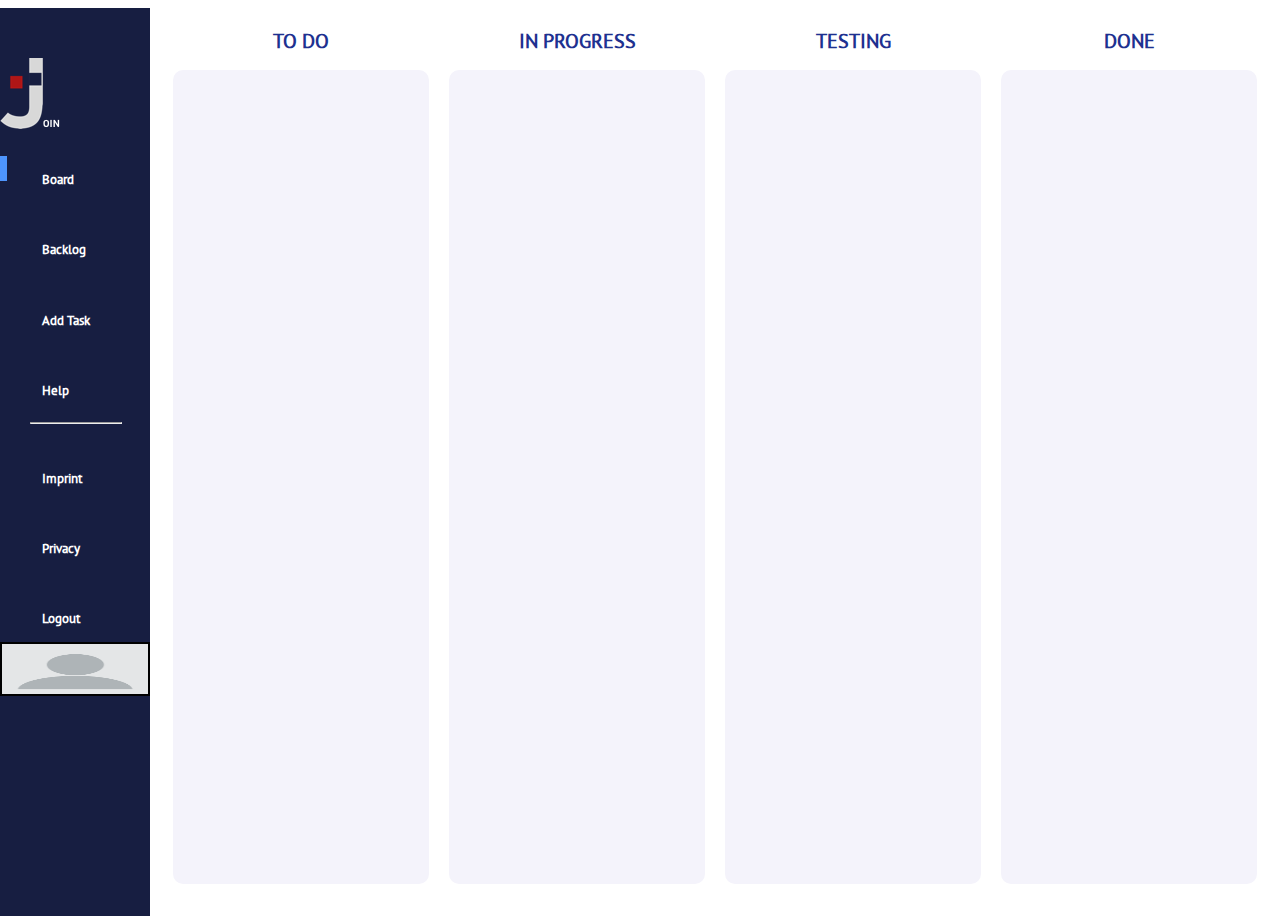
<file: index.html>
<!DOCTYPE html>
<html lang="en">

<head>
    <meta charset="UTF-8">
    <meta http-equiv="X-UA-Compatible" content="IE=edge">
    <meta name="viewport" content="width=device-width, initial-scale=1.0">
    <title>Join - Board</title>

    <script src="scripts/mini_backend.js"></script>
    <script src="scripts/script.js"></script>
    <script src="scripts/board.js"></script>
    <script src="scripts/addTask.js"></script>
    <link rel="stylesheet" href="./styles/style.css">
    <link rel="stylesheet" href="./styles/board.css">
    <link href="https://cdn.jsdelivr.net/npm/bootstrap@5.2.0-beta1/dist/css/bootstrap.min.css" rel="stylesheet"
        integrity="sha384-0evHe/X+R7YkIZDRvuzKMRqM+OrBnVFBL6DOitfPri4tjfHxaWutUpFmBp4vmVor" crossorigin="anonymous">

    <link rel="icon" href="img/logo.ico" type="image/x-icon">
</head>

<body onload="initBoard()">
    <div class="main-container" id="mainContainer">
        <div w3-include-html="./templates/navbar.html"></div>
        <div class="tasks-main-container">
            <div class="tasks-left-container">
                <div class="tasks-container">
                    <div class="tasks-headline-container">
                        TO DO
                    </div>
                    <div class="tasks-list-container" id="todo-list" ondrop="moveTo('todo')"
                        ondragover="allowDrop(event); getId(this)">

                    </div>
                </div>
                <div class="tasks-container">
                    <div class="tasks-headline-container">
                        IN PROGRESS
                    </div>
                    <div class="tasks-list-container" id="in-progress-list" ondrop="moveTo('in-progress')"
                        ondragover="allowDrop(event); getId(this)">

                    </div>
                </div>
            </div>
            <div class="tasks-right-container">
                <div class="tasks-container">
                    <div class="tasks-headline-container">
                        TESTING
                    </div>
                    <div class="tasks-list-container" id="testing-list" ondrop="moveTo('testing')"
                        ondragover="allowDrop(event); getId(this)">
                    </div>
                </div>
                <div class="tasks-container">
                    <div class="tasks-headline-container">
                        DONE
                    </div>
                    <div class="tasks-list-container" id="done-list" ondrop="moveTo('done')"
                        ondragover="allowDrop(event); getId(this)">
                    </div>
                </div>
            </div>
        </div>
        <div id="card-details-container" class="d-none fade-out primary" onclick="closeCardDetails()">
        </div>
    </div>
    <script src="./scripts/includeHTML.js"></script>
</body>

</html>
</file>
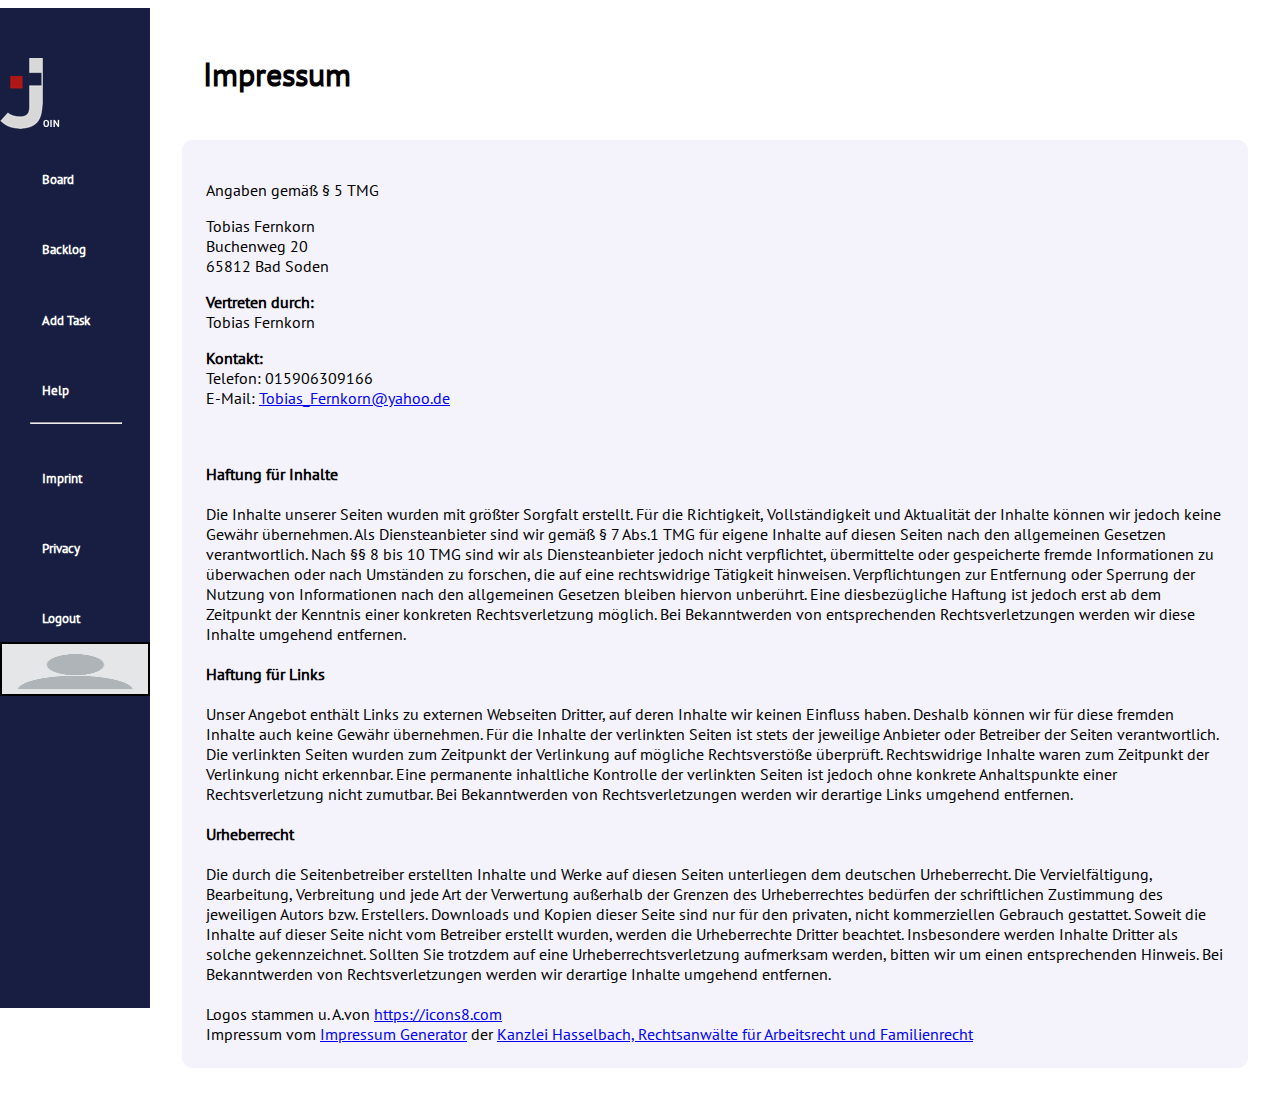
<file: about.html>
<!DOCTYPE html>
<html lang="en">

<head>
    <meta charset="UTF-8">
    <meta http-equiv="X-UA-Compatible" content="IE=edge">
    <meta name="viewport" content="width=device-width, initial-scale=1.0">
    <title>Join - Imprint</title>

    <script src="scripts/script.js"></script>
    <link rel="stylesheet" href="./styles/style.css">
    <link rel="stylesheet" href="./styles/about_help.css">
    <link href="https://cdn.jsdelivr.net/npm/bootstrap@5.2.0-beta1/dist/css/bootstrap.min.css" rel="stylesheet"
        integrity="sha384-0evHe/X+R7YkIZDRvuzKMRqM+OrBnVFBL6DOitfPri4tjfHxaWutUpFmBp4vmVor" crossorigin="anonymous">

    <link rel="icon" href="img/logo.ico" type="image/x-icon">
</head>

<body onload="init()">
    <div class="main-container" id="mainContainer">
        <div w3-include-html="./templates/navbar.html"></div>
        <div class="about-help-container">
            <div class="headline-container">
                <h1>Impressum</h1>
            </div>
            <div class='impressum'>
                <p>Angaben gemäß § 5 TMG</p>
                <p>Tobias Fernkorn <br>
                    Buchenweg 20<br>
                    65812 Bad Soden <br>
                </p>
                <p> <strong>Vertreten durch: </strong><br>
                    Tobias Fernkorn<br>
                    
                </p>
                <p><strong>Kontakt:</strong> <br>
                    Telefon: 015906309166<br>
                    E-Mail: <a href='mailto:Tobias_Fernkorn@yahoo.de'>Tobias_Fernkorn@yahoo.de</a></br></p>
                </p>
                <br><br><strong>Haftung für Inhalte</strong><br><br>
                Die Inhalte unserer Seiten wurden mit größter Sorgfalt erstellt. Für die Richtigkeit,
                Vollständigkeit und Aktualität der Inhalte können wir jedoch keine Gewähr übernehmen. Als
                Diensteanbieter sind wir gemäß § 7 Abs.1 TMG für eigene Inhalte auf diesen Seiten nach den
                allgemeinen Gesetzen verantwortlich. Nach §§ 8 bis 10 TMG sind wir als Diensteanbieter jedoch nicht
                verpflichtet, übermittelte oder gespeicherte fremde Informationen zu überwachen oder nach Umständen
                zu forschen, die auf eine rechtswidrige Tätigkeit hinweisen. Verpflichtungen zur Entfernung oder
                Sperrung der Nutzung von Informationen nach den allgemeinen Gesetzen bleiben hiervon unberührt. Eine
                diesbezügliche Haftung ist jedoch erst ab dem Zeitpunkt der Kenntnis einer konkreten
                Rechtsverletzung möglich. Bei Bekanntwerden von entsprechenden Rechtsverletzungen werden wir diese
                Inhalte umgehend entfernen.<br><br><strong>Haftung für Links</strong><br><br>
                Unser Angebot enthält Links zu externen Webseiten Dritter, auf deren Inhalte wir keinen Einfluss
                haben. Deshalb können wir für diese fremden Inhalte auch keine Gewähr übernehmen. Für die Inhalte
                der verlinkten Seiten ist stets der jeweilige Anbieter oder Betreiber der Seiten verantwortlich. Die
                verlinkten Seiten wurden zum Zeitpunkt der Verlinkung auf mögliche Rechtsverstöße überprüft.
                Rechtswidrige Inhalte waren zum Zeitpunkt der Verlinkung nicht erkennbar. Eine permanente
                inhaltliche Kontrolle der verlinkten Seiten ist jedoch ohne konkrete Anhaltspunkte einer
                Rechtsverletzung nicht zumutbar. Bei Bekanntwerden von Rechtsverletzungen werden wir derartige Links
                umgehend entfernen.<br><br><strong>Urheberrecht</strong><br><br>
                Die durch die Seitenbetreiber erstellten Inhalte und Werke auf diesen Seiten unterliegen dem
                deutschen Urheberrecht. Die Vervielfältigung, Bearbeitung, Verbreitung und jede Art der Verwertung
                außerhalb der Grenzen des Urheberrechtes bedürfen der schriftlichen Zustimmung des jeweiligen Autors
                bzw. Erstellers. Downloads und Kopien dieser Seite sind nur für den privaten, nicht kommerziellen
                Gebrauch gestattet. Soweit die Inhalte auf dieser Seite nicht vom Betreiber erstellt wurden, werden
                die Urheberrechte Dritter beachtet. Insbesondere werden Inhalte Dritter als solche gekennzeichnet.
                Sollten Sie trotzdem auf eine Urheberrechtsverletzung aufmerksam werden, bitten wir um einen
                entsprechenden Hinweis. Bei Bekanntwerden von Rechtsverletzungen werden wir derartige Inhalte
                umgehend entfernen.<br><br>
                Logos stammen u. A.von <a href="https://icons8.com">https://icons8.com</a> <br>
                Impressum vom <a href="https://www.impressum-generator.de">Impressum Generator</a> der <a
                    href="https://www.kanzlei-hasselbach.de/">Kanzlei Hasselbach, Rechtsanwälte für Arbeitsrecht und
                    Familienrecht</a>
            </div>
        </div>
        <script src="./scripts/includeHTML.js"></script>
</body>

</html>
</file>
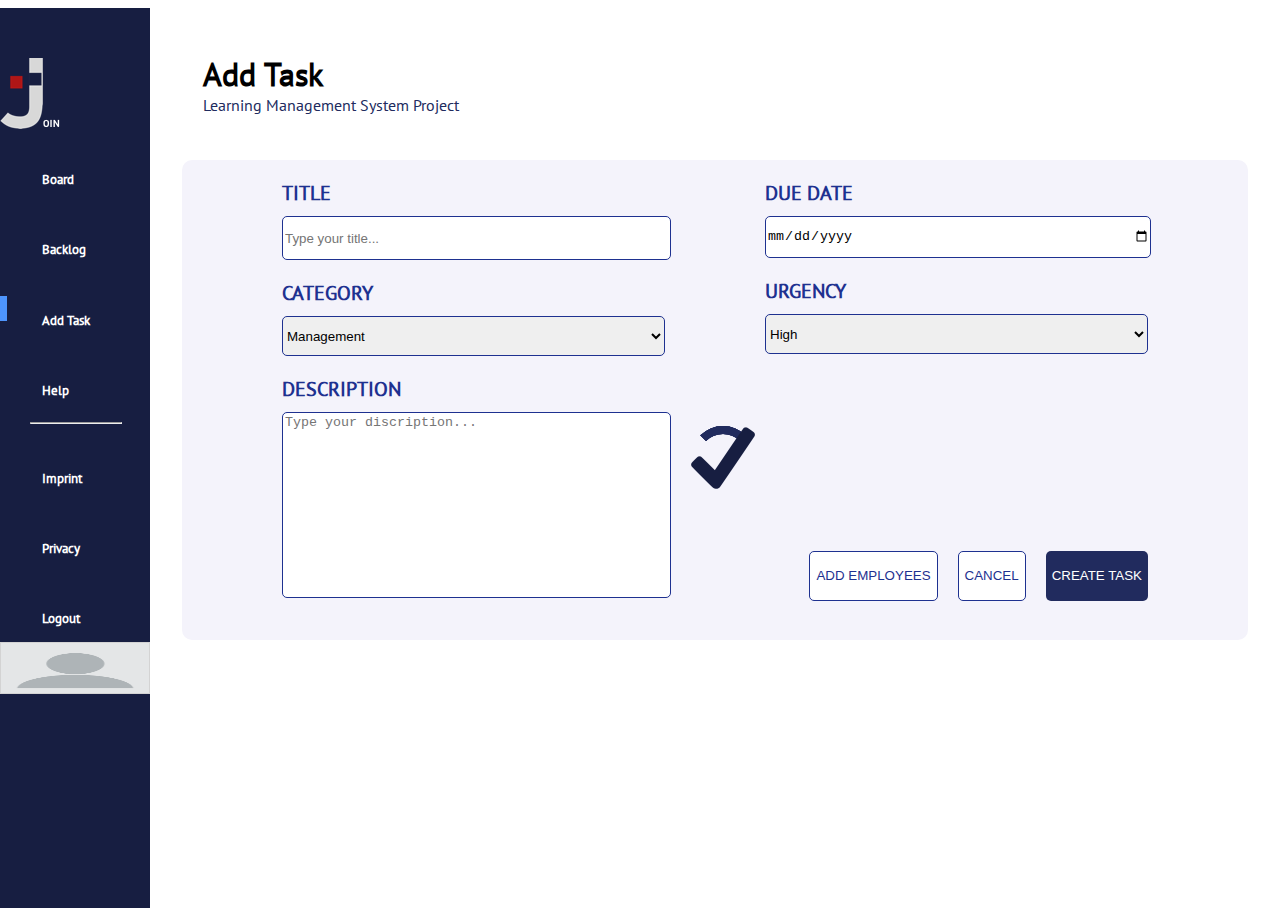
<file: addTask.html>
<!DOCTYPE html>
<html lang="en">

<head>
    <meta charset="UTF-8">
    <meta http-equiv="X-UA-Compatible" content="IE=edge">
    <meta name="viewport" content="width=device-width, initial-scale=1.0">
    <title>Join - Add Task</title>

    <script src="scripts/mini_backend.js"></script>
    <script src="scripts/script.js"></script>
    <script src="scripts/addTask.js"></script>
    <script src="scripts/board.js"></script>
    <link rel="stylesheet" href="./styles/style.css">
    <link rel="stylesheet" href="./styles/addTask.css">
    <link rel="stylesheet" href="./styles/backlog.css">
    <link href="https://cdn.jsdelivr.net/npm/bootstrap@5.2.0-beta1/dist/css/bootstrap.min.css" rel="stylesheet"
        integrity="sha384-0evHe/X+R7YkIZDRvuzKMRqM+OrBnVFBL6DOitfPri4tjfHxaWutUpFmBp4vmVor" crossorigin="anonymous">

    <link rel="icon" href="img/logo.ico" type="image/x-icon">
</head>

<body onload="initNewTask()">
    <div class="main-container" id="mainContainer">
        <div w3-include-html="./templates/navbar.html"></div>
        <div class="backlog-container">
            <div class="headline-container">
                <h1>Add Task</h1>
                <span class="join-phrase">Learning Management System Project</span>
            </div>
            <form class="add-task-main-container" onsubmit="event.preventDefault(), createNewTask()">
                <div class="add-task-container-bg">
                    <div class="add-task-container-left">
                        <div class="input-field-headline width-responsive">TITLE</div>
                        <div class="width-responsive"><input id="input-field-title" class="input-fields"
                                placeholder="Type your title..." type="text" required></div>
                        <div class="input-field-headline width-responsive">CATEGORY</div>
                        <div class="width-responsive">
                            <select class="input-fields" id="input-field-category">
                                <option>Management</option>
                                <option>Software Development</option>
                                <option>UX/UI Desing</option>
                                <option>Human Resources</option>
                            </select>
                        </div>
                        <div class="input-field-headline width-responsive">DESCRIPTION</div>
                        <div class="width-responsive">
                            <textarea id="input-field-description" required class="input-field-discription"
                                placeholder="Type your discription..."></textarea>
                        </div>
                    </div>
                    <div class="add-task-container-right">
                        <div class="input-field-headline width-responsive">DUE DATE</div>
                        <div class="width-responsive"><input id="input-field-date" class="input-fields" required
                                type="date">
                        </div>
                        <div class="input-field-headline width-responsive">URGENCY</div>
                        <div class="width-responsive">
                            <select class="input-fields" id="input-field-urgency">
                                <option>High</option>
                                <option>Intermediate</option>
                                <option>Low</option>
                            </select>
                        </div>
                        <div id="user-icon"></div>
                        <div class="buttons width-responsive">
                            <button onclick="openUsersCard()" class="button-add" id="add-user-button" type="button">ADD EMPLOYEES</button>
                            <button onclick="clearInputFields()" class="button-cancel" type="reset">CANCEL</button>
                            <button class="button-create-task" id="create-task" type="submit">CREATE TASK</button>
                        </div>
                    </div>
                </div>
            </form>
        </div>
        <div id="card-details-container" class="secondary fade-out d-none" onclick="closeCardDetails()"></div>
        <div class="d-none" id="loading-container">
          <div class="lds-ring" id="loading-ring"><div></div><div></div><div></div><div></div></div>
          <img src="img/checkmark-64.png" alt="" class="tick d-none" id="tick">
        </div>
    </div>
    <script src="./scripts/includeHTML.js"></script>
</body>

</html>
</file>
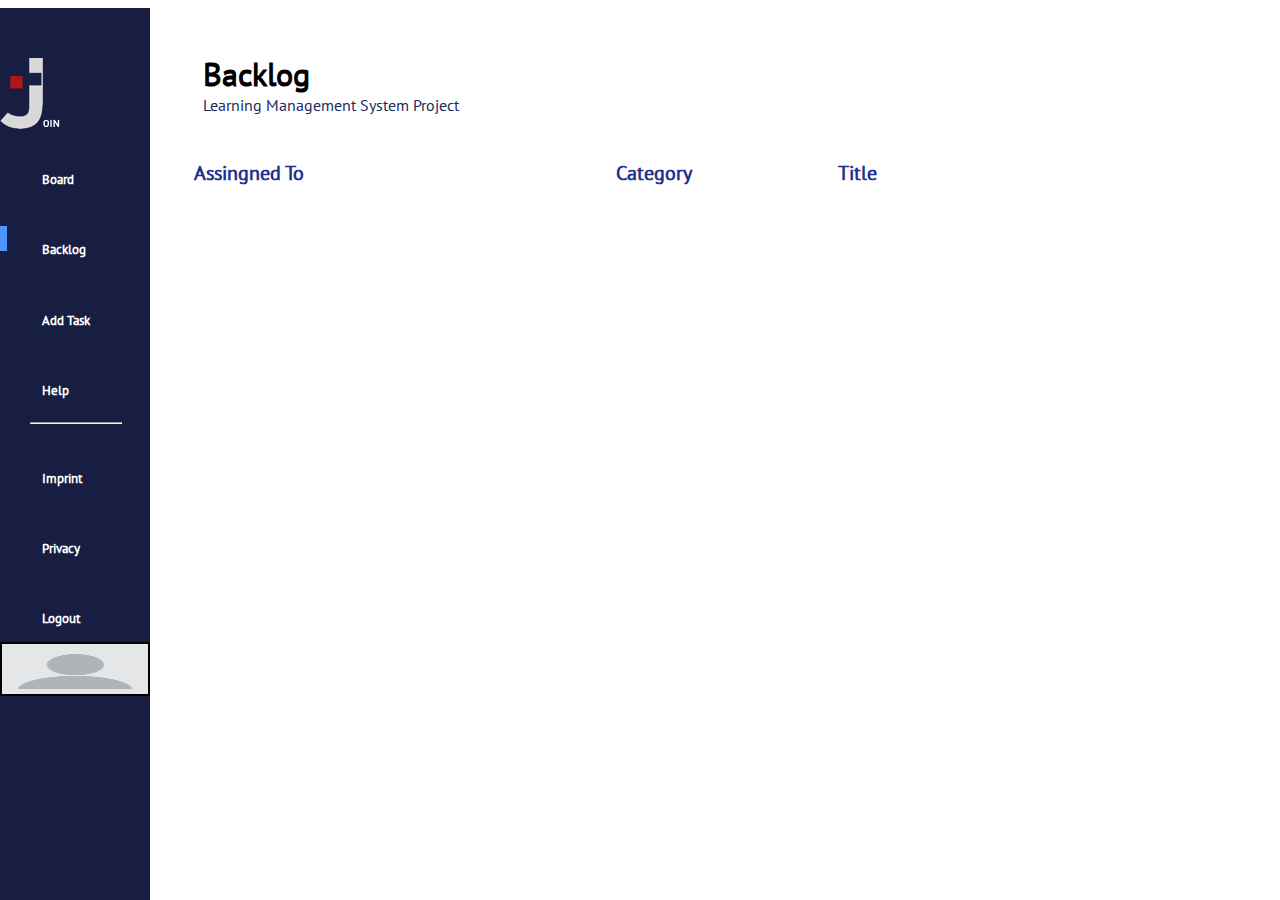
<file: backlog.html>
<!DOCTYPE html>
<html lang="en">

<head>
    <meta charset="UTF-8">
    <meta http-equiv="X-UA-Compatible" content="IE=edge">
    <meta name="viewport" content="width=device-width, initial-scale=1.0">
    <title>Join - Backlog</title>

    <script src="scripts/mini_backend.js"></script>
    <script src="scripts/script.js"></script>
    <script src="scripts/board.js"></script>
    <script src="scripts/backlog.js"></script>
    <link rel="stylesheet" href="./styles/style.css">
    <link rel="stylesheet" href="./styles/backlog.css">
    <link href="https://cdn.jsdelivr.net/npm/bootstrap@5.2.0-beta1/dist/css/bootstrap.min.css" rel="stylesheet"
        integrity="sha384-0evHe/X+R7YkIZDRvuzKMRqM+OrBnVFBL6DOitfPri4tjfHxaWutUpFmBp4vmVor" crossorigin="anonymous">

    <link rel="icon" href="img/logo.ico" type="image/x-icon">
</head>

<body onload="initBacklog()">
    <div class="main-container" id="mainContainer">
        <div w3-include-html="./templates/navbar.html"></div>
        <div class="backlog-container">
            <div class="headline-container">
                <h1>Backlog</h1>
                <span class="join-phrase">Learning Management System Project</span>
            </div>
            <div class="backlog-content-container">
                <div class="backlog-head">
                    <div>Assingned To</div>
                    <div>Category</div>
                    <div>Title</div>
                </div>
                <div id="backlog-cards">
                </div>
                <div id="card-details-container" class="d-none fade-out" onclick="closeCardDetails()">
                </div>
            </div>
        </div>
    </div>
    <script src="./scripts/includeHTML.js"></script>
</body>

</html>
</file>
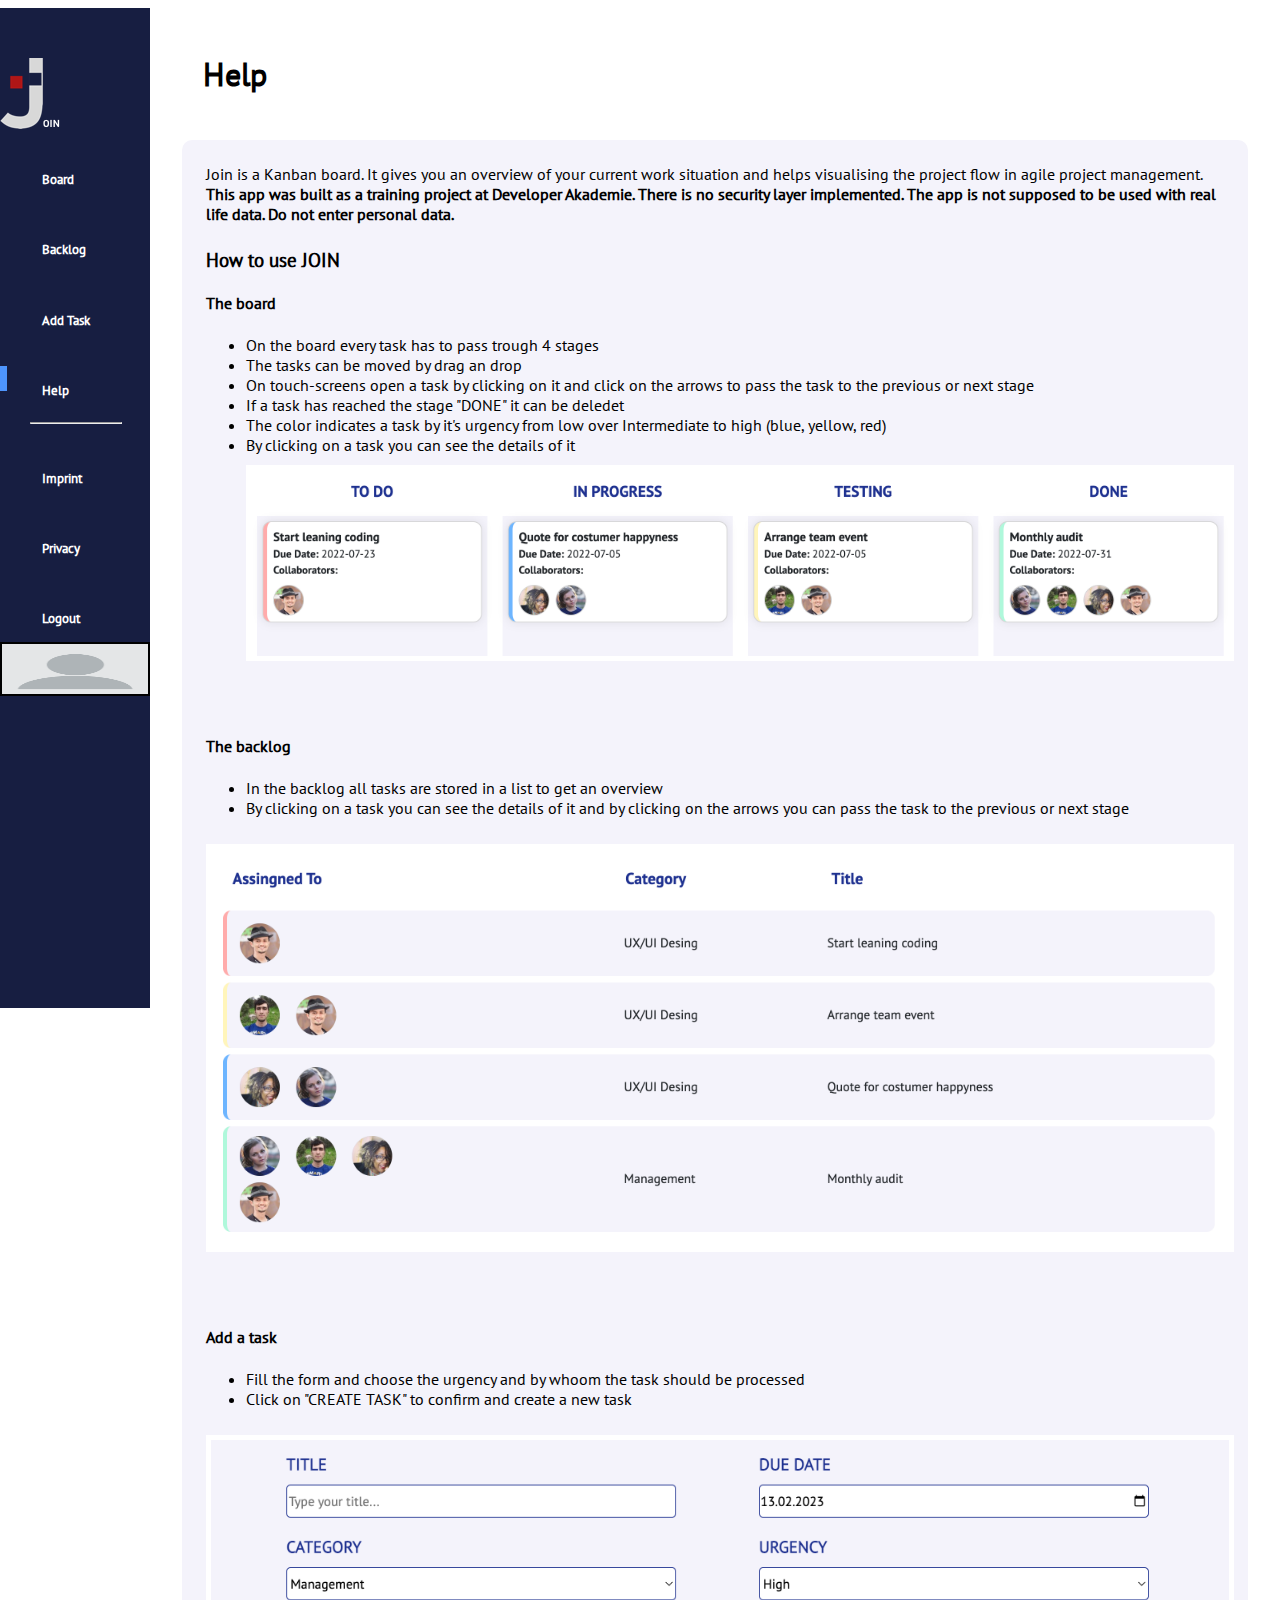
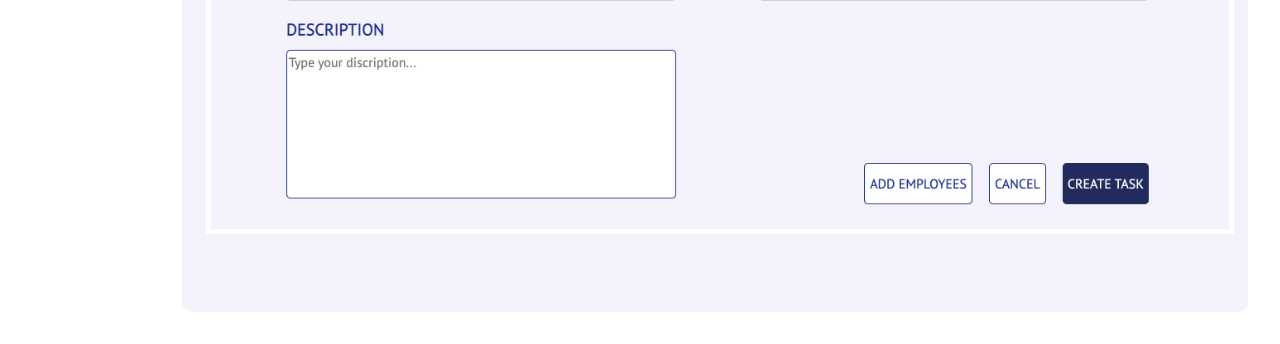
<file: help.html>
<!DOCTYPE html>
<html lang="en">

<head>
    <meta charset="UTF-8">
    <meta http-equiv="X-UA-Compatible" content="IE=edge">
    <meta name="viewport" content="width=device-width, initial-scale=1.0">
    <title>Join - Help</title>
    <script src="scripts/mini_backend.js"></script>
    <script src="scripts/script.js"></script>
    <link rel="stylesheet" href="./styles/style.css">
    <link rel="stylesheet" href="./styles/about_help.css">
    <link href="https://cdn.jsdelivr.net/npm/bootstrap@5.2.0-beta1/dist/css/bootstrap.min.css" rel="stylesheet"
        integrity="sha384-0evHe/X+R7YkIZDRvuzKMRqM+OrBnVFBL6DOitfPri4tjfHxaWutUpFmBp4vmVor" crossorigin="anonymous">

    <link rel="icon" href="img/logo.ico" type="image/x-icon">

</head>

<body onload="init()">
    <div class="main-container" id="mainContainer">
        <div w3-include-html="./templates/navbar.html"></div>
        <div class="about-help-container">
            <div class="headline-container">
                <h1>Help</h1>
            </div>
            <div class='impressum'>
                <div class="note">
                    <span>Join is a Kanban board. It gives you an overview of your current work situation and helps
                        visualising the project flow in agile project management.</span> <br>
                    <span><strong>This app was built as a training project at Developer Akademie. There is no security
                            layer
                            implemented. The app is not supposed to be used with real life data. Do not enter personal
                            data.</strong>
                    </span>
                </div>
                <h3>How to use JOIN</h3>
                <h4>The board</h4>
                <ul>
                    <li>On the board every task has to pass trough 4 stages</li>
                    <li>The tasks can be moved by drag an drop</li>
                    <li>On touch-screens open a task by clicking on it and click on the arrows to pass the task to the
                        previous or next stage</li>
                    <li>If a task has reached the stage "DONE" it can be deledet</li>
                    <li>The color indicates a task by it's urgency from low over Intermediate to high (blue, yellow,
                        red)</li>
                    <li>By clicking on a task you can see the details of it</li>
                    <img src="img/htu_board.png" alt="" class="help-img">
                </ul>
                <h4>The backlog</h4>
                <ul>
                    <li>In the backlog all tasks are stored in a list to get an overview</li>
                    <li>By clicking on a task you can see the details of it and by clicking on the arrows you can pass
                        the task to the previous or next stage</li>
                </ul>
                <img src="img/htu_backlog.png" alt="" class="help-img">
                <h4>Add a task</h4>
                <ul>
                    <li>Fill the form and choose the urgency and by whoom the task should be processed</li>
                    <li>Click on "CREATE TASK" to confirm and create a new task</li>
                </ul>
                <img src="img/htu_addtask.png" alt="" class="help-img">
            </div>
        </div>
        <script src="./scripts/includeHTML.js"></script>

</body>

</html>
</file>
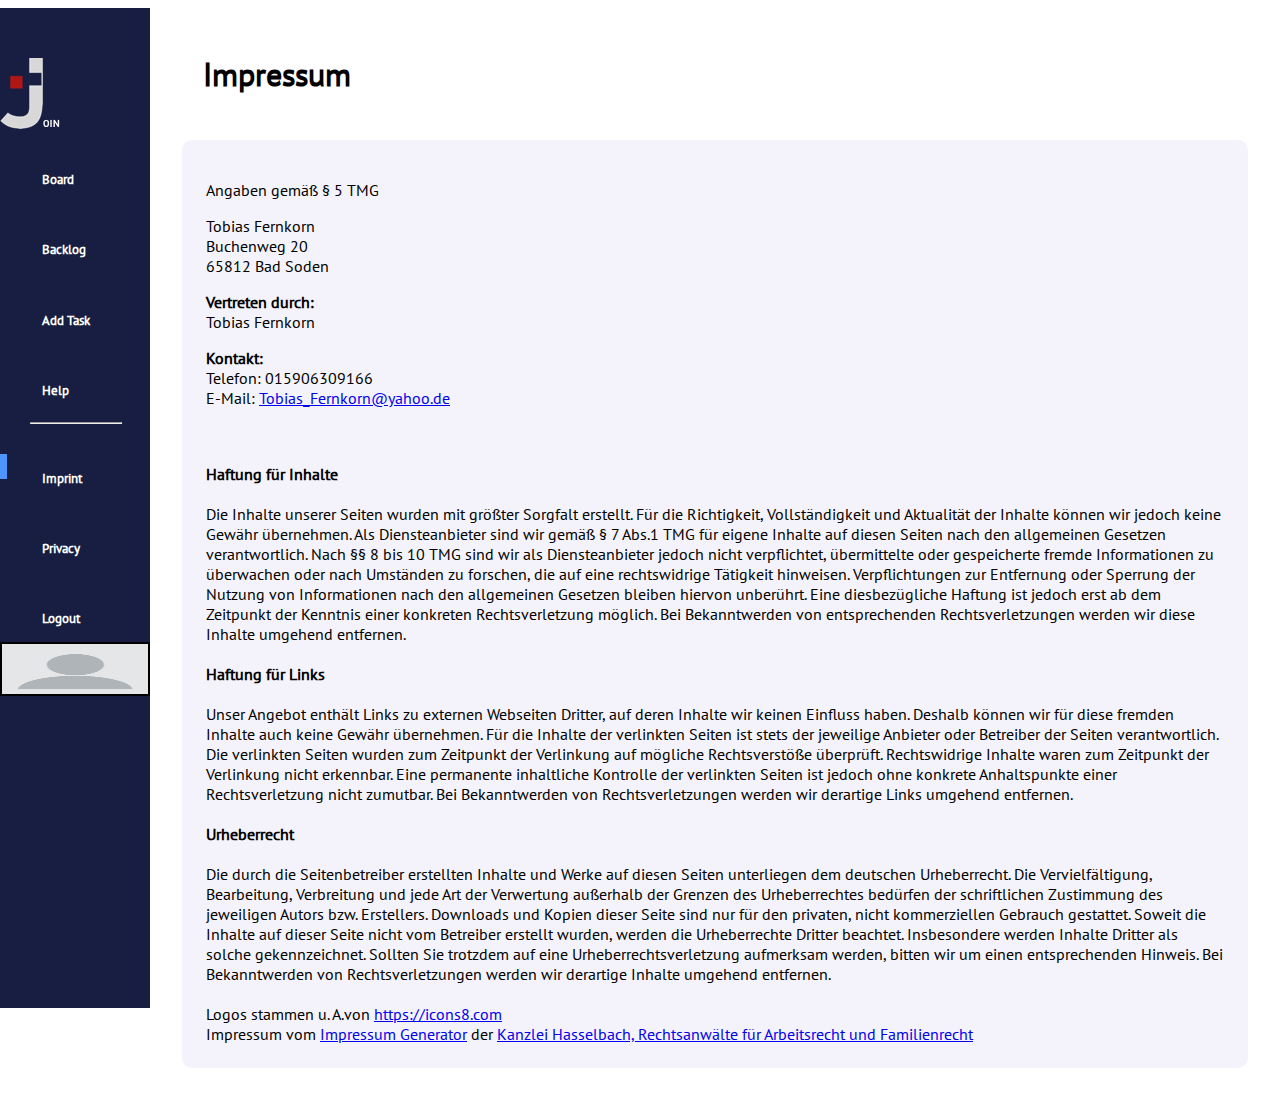
<file: imprint.html>
<!DOCTYPE html>
<html lang="en">

<head>
    <meta charset="UTF-8">
    <meta http-equiv="X-UA-Compatible" content="IE=edge">
    <meta name="viewport" content="width=device-width, initial-scale=1.0">
    <title>Join - Imprint</title>
    <script src="scripts/mini_backend.js"></script>
    <script src="scripts/script.js"></script>
    <link rel="stylesheet" href="./styles/style.css">
    <link rel="stylesheet" href="./styles/about_help.css">
    <link href="https://cdn.jsdelivr.net/npm/bootstrap@5.2.0-beta1/dist/css/bootstrap.min.css" rel="stylesheet"
        integrity="sha384-0evHe/X+R7YkIZDRvuzKMRqM+OrBnVFBL6DOitfPri4tjfHxaWutUpFmBp4vmVor" crossorigin="anonymous">

    <link rel="icon" href="img/logo.ico" type="image/x-icon">
</head>

<body onload="init()">
    <div class="main-container" id="mainContainer">
        <div w3-include-html="./templates/navbar.html"></div>
        <div class="about-help-container">
            <div class="headline-container">
                <h1>Impressum</h1>
            </div>
            <div class='impressum'>
                <p>Angaben gemäß § 5 TMG</p>
                <p>Tobias Fernkorn <br>
                    Buchenweg 20<br>
                    65812 Bad Soden <br>
                </p>
                <p> <strong>Vertreten durch: </strong><br>
                    Tobias Fernkorn<br>
                    
                </p>
                <p><strong>Kontakt:</strong> <br>
                    Telefon: 015906309166<br>
                    E-Mail: <a href='mailto:Tobias_Fernkorn@yahoo.de'>Tobias_Fernkorn@yahoo.de</a></br></p>
                </p>
                <br><br><strong>Haftung für Inhalte</strong><br><br>
                Die Inhalte unserer Seiten wurden mit größter Sorgfalt erstellt. Für die Richtigkeit,
                Vollständigkeit und Aktualität der Inhalte können wir jedoch keine Gewähr übernehmen. Als
                Diensteanbieter sind wir gemäß § 7 Abs.1 TMG für eigene Inhalte auf diesen Seiten nach den
                allgemeinen Gesetzen verantwortlich. Nach §§ 8 bis 10 TMG sind wir als Diensteanbieter jedoch nicht
                verpflichtet, übermittelte oder gespeicherte fremde Informationen zu überwachen oder nach Umständen
                zu forschen, die auf eine rechtswidrige Tätigkeit hinweisen. Verpflichtungen zur Entfernung oder
                Sperrung der Nutzung von Informationen nach den allgemeinen Gesetzen bleiben hiervon unberührt. Eine
                diesbezügliche Haftung ist jedoch erst ab dem Zeitpunkt der Kenntnis einer konkreten
                Rechtsverletzung möglich. Bei Bekanntwerden von entsprechenden Rechtsverletzungen werden wir diese
                Inhalte umgehend entfernen.<br><br><strong>Haftung für Links</strong><br><br>
                Unser Angebot enthält Links zu externen Webseiten Dritter, auf deren Inhalte wir keinen Einfluss
                haben. Deshalb können wir für diese fremden Inhalte auch keine Gewähr übernehmen. Für die Inhalte
                der verlinkten Seiten ist stets der jeweilige Anbieter oder Betreiber der Seiten verantwortlich. Die
                verlinkten Seiten wurden zum Zeitpunkt der Verlinkung auf mögliche Rechtsverstöße überprüft.
                Rechtswidrige Inhalte waren zum Zeitpunkt der Verlinkung nicht erkennbar. Eine permanente
                inhaltliche Kontrolle der verlinkten Seiten ist jedoch ohne konkrete Anhaltspunkte einer
                Rechtsverletzung nicht zumutbar. Bei Bekanntwerden von Rechtsverletzungen werden wir derartige Links
                umgehend entfernen.<br><br><strong>Urheberrecht</strong><br><br>
                Die durch die Seitenbetreiber erstellten Inhalte und Werke auf diesen Seiten unterliegen dem
                deutschen Urheberrecht. Die Vervielfältigung, Bearbeitung, Verbreitung und jede Art der Verwertung
                außerhalb der Grenzen des Urheberrechtes bedürfen der schriftlichen Zustimmung des jeweiligen Autors
                bzw. Erstellers. Downloads und Kopien dieser Seite sind nur für den privaten, nicht kommerziellen
                Gebrauch gestattet. Soweit die Inhalte auf dieser Seite nicht vom Betreiber erstellt wurden, werden
                die Urheberrechte Dritter beachtet. Insbesondere werden Inhalte Dritter als solche gekennzeichnet.
                Sollten Sie trotzdem auf eine Urheberrechtsverletzung aufmerksam werden, bitten wir um einen
                entsprechenden Hinweis. Bei Bekanntwerden von Rechtsverletzungen werden wir derartige Inhalte
                umgehend entfernen.<br><br>
                Logos stammen u. A.von <a href="https://icons8.com">https://icons8.com</a> <br>
                Impressum vom <a href="https://www.impressum-generator.de">Impressum Generator</a> der <a
                    href="https://www.kanzlei-hasselbach.de/">Kanzlei Hasselbach, Rechtsanwälte für Arbeitsrecht und
                    Familienrecht</a>
            </div>
        </div>
        <script src="./scripts/includeHTML.js"></script>
</body>

</html>
</file>
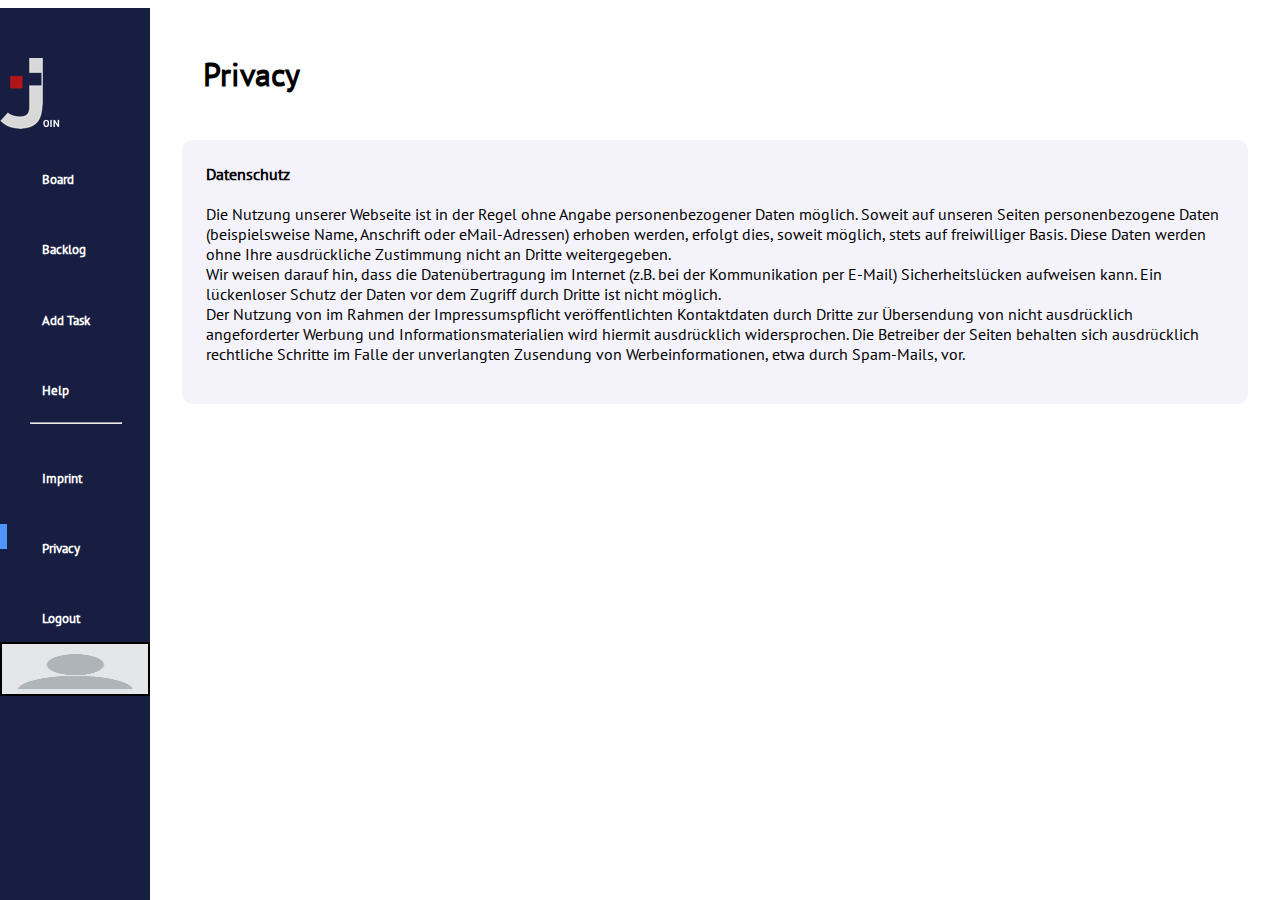
<file: privacy.html>
<!DOCTYPE html>
<html lang="en">

<head>
    <meta charset="UTF-8">
    <meta http-equiv="X-UA-Compatible" content="IE=edge">
    <meta name="viewport" content="width=device-width, initial-scale=1.0">
    <title>Join - Privacy</title>
    <script src="scripts/mini_backend.js"></script>
    <script src="scripts/script.js"></script>
    <link rel="stylesheet" href="./styles/style.css">
    <link rel="stylesheet" href="./styles/about_help.css">
    <link href="https://cdn.jsdelivr.net/npm/bootstrap@5.2.0-beta1/dist/css/bootstrap.min.css" rel="stylesheet"
        integrity="sha384-0evHe/X+R7YkIZDRvuzKMRqM+OrBnVFBL6DOitfPri4tjfHxaWutUpFmBp4vmVor" crossorigin="anonymous">

    <link rel="icon" href="img/logo.ico" type="image/x-icon">
</head>

<body onload="init()">
    <div class="main-container" id="mainContainer">
        <div w3-include-html="./templates/navbar.html"></div>
        <div class="about-help-container">
            <div class="headline-container">
                <h1>Privacy</h1>
            </div>
            <div class='impressum'>
                
                <strong>Datenschutz</strong><br><br>
                Die Nutzung unserer Webseite ist in der Regel ohne Angabe personenbezogener Daten möglich. Soweit
                auf unseren Seiten personenbezogene Daten (beispielsweise Name, Anschrift oder eMail-Adressen)
                erhoben werden, erfolgt dies, soweit möglich, stets auf freiwilliger Basis. Diese Daten werden ohne
                Ihre ausdrückliche Zustimmung nicht an Dritte weitergegeben. <br>
                Wir weisen darauf hin, dass die Datenübertragung im Internet (z.B. bei der Kommunikation per E-Mail)
                Sicherheitslücken aufweisen kann. Ein lückenloser Schutz der Daten vor dem Zugriff durch Dritte ist
                nicht möglich. <br>
                Der Nutzung von im Rahmen der Impressumspflicht veröffentlichten Kontaktdaten durch Dritte zur
                Übersendung von nicht ausdrücklich angeforderter Werbung und Informationsmaterialien wird hiermit
                ausdrücklich widersprochen. Die Betreiber der Seiten behalten sich ausdrücklich rechtliche Schritte
                im Falle der unverlangten Zusendung von Werbeinformationen, etwa durch Spam-Mails, vor.<br>
                </p>
            </div>
        </div>
        <script src="./scripts/includeHTML.js"></script>
</body>

</html>
</file>
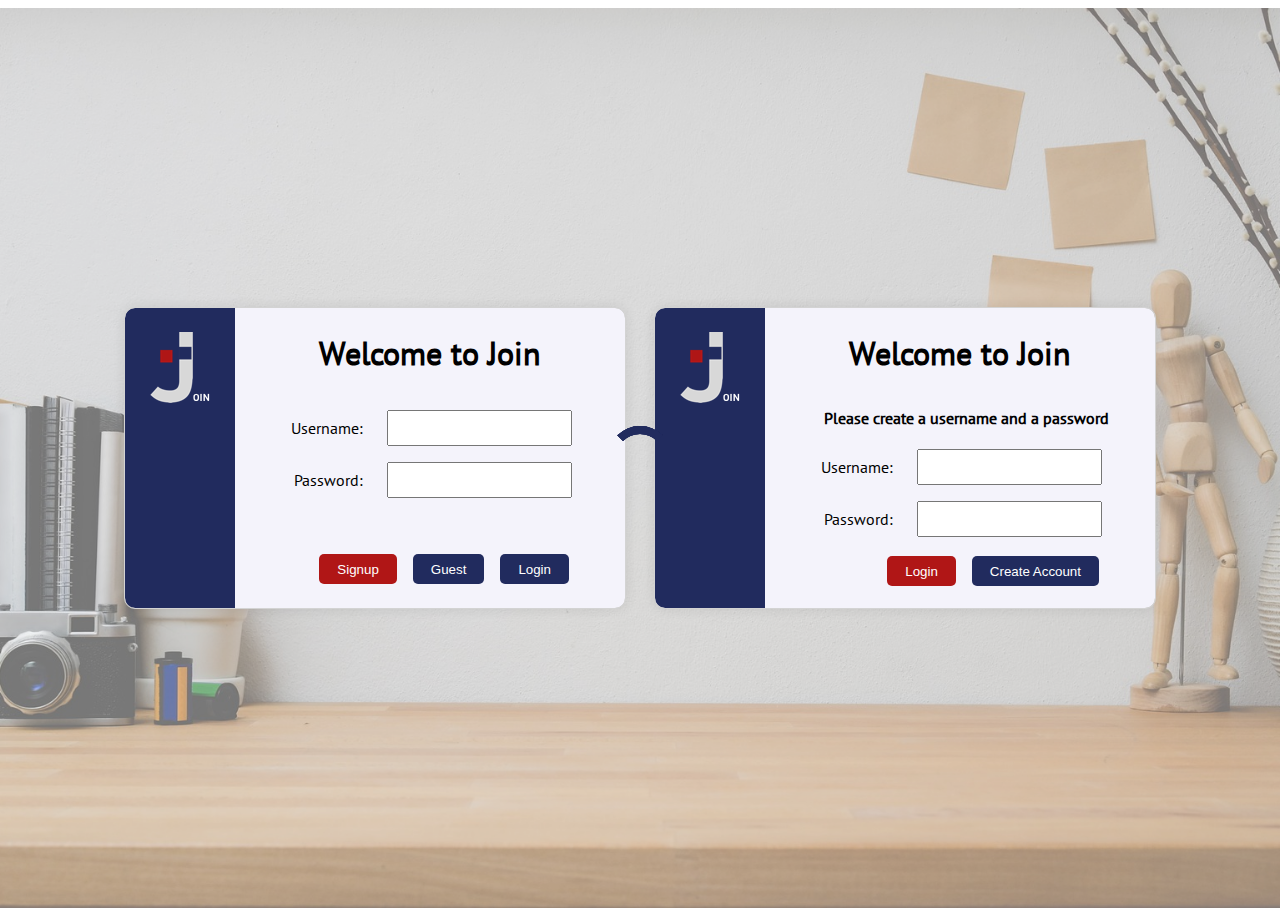
<file: welcome.html>
<!DOCTYPE html>
<html lang="en">

<head>
    <meta charset="UTF-8">
    <meta http-equiv="X-UA-Compatible" content="IE=edge">
    <meta name="viewport" content="width=device-width, initial-scale=1.0">
    <title>Welcome to Join</title>
    <script src="scripts/mini_backend.js"></script>
    <script src="scripts/script.js"></script>
    <script src="scripts/welcome.js"></script>
    <script src="scripts/addTask.js"></script>
    <link rel="stylesheet" href="./styles/style.css">
    <link rel="stylesheet" href="./styles/welcome.css">
    <link href="https://cdn.jsdelivr.net/npm/bootstrap@5.2.0-beta1/dist/css/bootstrap.min.css" rel="stylesheet"
        integrity="sha384-0evHe/X+R7YkIZDRvuzKMRqM+OrBnVFBL6DOitfPri4tjfHxaWutUpFmBp4vmVor" crossorigin="anonymous">

    <link rel="icon" href="img/logo.ico" type="image/x-icon">
</head>

<body onload="initWelcome()">
    <img src="img/background.jpg" alt="" class="background-image">
    <div class="welcome-card" id="login-card">
        <div class="welcome-card-left-container">
            <img src="img/joinlogo.png" alt="">
        </div>
        <div class="welcome-card-right-container">
            <h1>Welcome to Join</h1>
            <div class="user-container">
                <div class="width75">Username:</div>
                <input type="text" id="user-name">
            </div>
            <div class="password-container">
                <div class="width75">Password:</div>
                <input type="password" id="user-password" onkeyup="enter('user-password')">
            </div>
            <span id="wrong-login-data-container" class="opacity-zero">insert wrong username or password</span>
            <div class="button-container">
                <button type="button" onclick="toggleLogin()" class="method-toggle">Signup</button>
                <button type="button" onclick="checkIfLoginDataValid(true, true)" class="guest">Guest</button>
                <button type="button" onclick="login()" id="login">Login</button>
            </div>
        </div>
    </div>
    <div class="welcome-card d-none" id="signup-card">
        <div class="welcome-card-left-container">
            <img src="img/joinlogo.png" alt="">
        </div>
        <div class="welcome-card-right-container">
            <h1>Welcome to Join</h1>
            <h2>Please create a username and a password</h2>
            <div class="user-container">
                <div class="width75">Username:</div>
                <input type="text" id="new-user-name">
            </div>
            <div class="password-container">
                <div class="width75">Password:</div>
                <input type="password" id="new-user-password" onkeyup="enter('new-user-password')">
            </div>
            <span id="wrong-data-container"></span>
            <div class="button-container">
                <button type="button" onclick="toggleLogin()" class="method-toggle">Login</button>
                <button type="button" onclick="createNewAccount()" id="login">Create Account</button>
            </div>
        </div>
    </div>
    <div class="d-none" id="loading-container">
        <div class="lds-ring"><div></div><div></div><div></div><div></div></div>  
      </div>
</body>

</html>
</file>
<file: styles/style.css>
body {
    font-family: PT Sans, sans-serif !important;
}

.fade-out {
    opacity: 0 !important;
    transition: opacity 0.5s ease-in-out !important;
}

.urgent {
    border-left: 5px solid #FFABAB !important;
}

.medium {
    border-left: 5px solid #FFF5BA !important;
}

.low {
    border-left: 5px solid #6EB5FF !important;
}

.done {
    border-left: 5px solid #AFF8DB !important;
}

.main-container {
    display: flex;
}

.navbar {
    padding: 50px 0 !important;
    display: flex;
    flex-direction: column;
    width: 150px;
    height: 100vh;
    position: fixed !important;
    /* background-color: #1E3190; */
    background-color: #171e41;
    left: 0;
    transition: left 0.5s ease-in-out;
}

.navbar-hr {
    width: 90px;
    margin-left: 30px;
}

.profil-img {
    height: 50px;
    border: solid 2px;
}

.single-nav-item {
    display: flex;
    flex-direction: row;
    justify-content: flex-start;
    align-items: center;
    width: 150px;
}

.single-nav-item a {
    color: white;
    text-decoration: none;
    cursor: pointer;
    margin: 15px 0;
    padding-left: 35px;
}

.nav-items h5:hover {
    color: #4e95fd;
}

.slected-nav-item {
    width: 7px;
    height: 25px;
}

.nav-link h5 {
    margin-bottom: 0 !important;
}

/* mobile nav */
.mobile-nav {
    position: fixed;
    left: 0;
    right: 0;
    top: 0;
    width: 100vw;
    height: 50px;
    background-color: #212b5e;
    display: flex;
    justify-content: flex-end;
    align-items: center;
}

.burger-container {
    display: flex;
    flex-direction: column;
    cursor: pointer;
    margin-right: 24px;
}

.burger-line {
    height: 4px;
    width: 25px;
    border-radius: 2px;
    margin: 3px 0;
    background-color: white;
}

.show-navbar {
    left: 0 !important;
}

.active {
    background-color: #4e95fd;
    color: white;
}

.headline-container {
    margin: 45px;
}

.headline-container h1 {
    font-weight: bold;
    margin-bottom: 0;
}

.join-phrase {
    color: #212b5e;
}

/* Open Card Deatials Style */
#card-details-container {
    position: fixed;
    left: 0;
    right: 0;
    bottom: 0;
    top: 0;
    background-color: rgba(244, 243, 251, 0.5);
    display: flex;
    justify-content: center;
    align-items: center;
    transition: opacity 0.5s ease-in-out !important;
}

.card-details-content {
    min-height: 380px;
    min-width: 680px;
    background-color: #F4F3FB;
    border: 1px solid lightgray;
    border-radius: 10px;
    box-shadow: 0px 0px 40px -2px #787878;
    display: flex;
    justify-content: space-between;
    padding: 24px;
    margin: 10px;
}

.card-details-button-container {
    display: flex;
    justify-content: flex-end;
}

.card-details-button-container img {
    width: 16px;
    height: 16px;
    margin-top: 4px;
    margin-left: 8px;
    margin-bottom: 16px;
    cursor: pointer;
}

.card-details-button-container span {
    color: #212b5e;
    margin-left: 8px;
}

.card-details-content-left {
    display: flex;
    flex-direction: column;
    margin-right: 24px;
    padding-right: 24px;
    border-right: 1px solid lightgray;
}

.card-details-content-left h2 {
    margin-bottom: 30px;
}

.deadline-container {
    margin-bottom: 40px;
    display: flex;
}

.deadline-container span {
    margin-right: 44px;
}

.card-details-description {
    width: 550px;
}

.assignee-container {
    display: flex;
    margin-bottom: 8px;
}

.assignee-container img {
    height: 50px;
    width: 50px;
    border-radius: 50%;
    background-color: #B0B2B8;
    margin-right: 16px;
    margin-top: auto;
    margin-bottom: auto;
}

.assignee-name {
    font-weight: bold;
}

.assignee-email > a {
    color: #2a387b;
}

/* loading animation */
#loading-container {
    position: absolute;
    width: 100vw;
    height: 100vh;
    display: flex;
    justify-content: center;
    align-items: center;
    z-index: 3;
}

.lds-ring {
    display: inline-block;
    position: relative;
    width: 80px;
    height: 80px;
    top: 0;
    bottom: 0;
    left: 0;
    right: 0;
}

.lds-ring div {
    box-sizing: border-box;
    display: block;
    position: absolute;
    width: 64px;
    height: 64px;
    margin: 8px;
    border: 8px solid #212b5e;
    border-radius: 50%;
    animation: lds-ring 1.2s cubic-bezier(0.5, 0, 0.5, 1) infinite;
    border-color: #212b5e transparent transparent transparent;
}

.lds-ring div:nth-child(1) {
    animation-delay: -0.45s;
}

.lds-ring div:nth-child(2) {
    animation-delay: -0.3s;
}

.lds-ring div:nth-child(3) {
    animation-delay: -0.15s;
}

#loading-ring,#tick {
    margin-left: 150px;
}

@keyframes lds-ring {
    0% {
        transform: rotate(0deg);
    }

    100% {
        transform: rotate(360deg);
    }
}


@media (min-width:1000px) {
    .mobile-nav {
        display: none;
    }


}

@media (max-width: 1000px) {
    #loading-ring,#tick {
        margin-left: 0 !important;
    }

    .navbar {
        left: -150px;
    }

    .tasks-main-container {
        margin-left: 5px !important;
        margin-top: 50px;
    }

    .backlog-container {
        margin-left: 0 !important;
        margin-top: 50px;
    }
}

@media (max-width:950px) {
    .card-details-description {
        width: unset;
    }
}

@media (max-width:800px) {
    .tasks-main-container {
        flex-direction: column;
    }

    .tasks-list-container {
        min-height: 308px;
    }
}

@media (max-width:700px) {

    #loading-container {
        top: 250px;
    }

    .card-details-content {
        flex-direction: column;
        min-width: unset;
    }

    .card-details-content-left {
        display: flex;
        flex-direction: column;
        margin-right: 0;
        padding-right: 0;
        border-right: none;
    }

    .card-details-content-right {
        display: flex;
        flex-direction: column-reverse;
        margin-top: 24px;
    }

    .card-details-button-container {
        align-items: flex-end;
        margin-top: 10px;
    }

    .card-details-button-container img {
        margin-bottom: 4px;
    }
}

@media (max-width:450px) {
    .tasks-left-container, .tasks-right-container {
        flex-direction: column;
        margin-bottom: 32px;
    }

    .tasks-main-container {
        height: unset !important;
        margin-bottom: 32px;
    }

    .tasks-container {
        width: unset !important;
    }

    .tasks-list-container {
        margin-bottom: unset !important;
    }
}

@media (max-width:350px) {
    .assignee-container {
        flex-direction: column;
        margin-bottom: 16px;
    }

    .assignee-container img {
        margin-bottom: 8px;
    }

    .deadline-container span {
        margin-right: 12px;
    }

    #card-details-container {
        position: absolute;
        bottom: unset;
    }

    .card-details-content {
        margin-top: 70px;
    }

    #card-details-container {
        height: 100%;
        align-items: flex-start;
    }

    body {
        position: relative;
    }

    .backlog-head {
        display: none !important;
    }

    .backlog-card {
        flex-direction: column-reverse;
    }

    .task-description {
        font-weight: bold;
        margin-left: 12px;
    }
}

/* fonts */
/* pt-sans-regular - latin */
@font-face {
    font-family: 'PT Sans';
    font-style: normal;
    font-weight: 400;
    src: url('./fonts/pt-sans-v17-latin-regular.eot');
    /* IE9 Compat Modes */
    src: local(''),
        url('/fonts/pt-sans-v17-latin-regular.eot?#iefix') format('embedded-opentype'),
        /* IE6-IE8 */
        url('/fonts/pt-sans-v17-latin-regular.woff2') format('woff2'),
        /* Super Modern Browsers */
        url('/fonts/pt-sans-v17-latin-regular.woff') format('woff'),
        /* Modern Browsers */
        url('/fonts/pt-sans-v17-latin-regular.ttf') format('truetype'),
        /* Safari, Android, iOS */
        url('/fonts/pt-sans-v17-latin-regular.svg#PTSans') format('svg');
    /* Legacy iOS */
}

/* pt-sans-italic - latin */
@font-face {
    font-family: 'PT Sans';
    font-style: italic;
    font-weight: 400;
    src: url('./fonts/pt-sans-v17-latin-italic.eot');
    /* IE9 Compat Modes */
    src: local(''),
        url('/fonts/pt-sans-v17-latin-italic.eot?#iefix') format('embedded-opentype'),
        /* IE6-IE8 */
        url('/fonts/pt-sans-v17-latin-italic.woff2') format('woff2'),
        /* Super Modern Browsers */
        url('/fonts/pt-sans-v17-latin-italic.woff') format('woff'),
        /* Modern Browsers */
        url('/fonts/pt-sans-v17-latin-italic.ttf') format('truetype'),
        /* Safari, Android, iOS */
        url('/fonts/pt-sans-v17-latin-italic.svg#PTSans') format('svg');
    /* Legacy iOS */
}
</file>
<file: styles/board.css>
.tasks-main-container {
    display: flex;
    min-height: 100vh;
    width: 100%;
    margin-left: 155px;
    margin-right: 5px;
}

.tasks-left-container {
    display: flex;
    justify-content: space-evenly;
    min-height: 100vh;
    width: 100%;
}

.tasks-right-container {
    display: flex;
    justify-content: space-evenly;
    min-height: 100vh;
    width: 100%;
}

.tasks-container {
    width: 50%;
    margin-left: 10px;
    margin-right: 10px;
    display: flex;
    flex-direction: column;
}

.tasks-headline-container {
    display: flex;
    justify-content: center;
    align-items: center;
    margin-top: 24px;
    margin-bottom: 16px;
    margin-top: 20px;
    font-size: 20px;
    color: #1E3190;
    font-weight: bold;
}

.tasks-list-container {
    background-color: #F4F3FB;
    border-radius: 10px;
    height: 100%;
    margin-bottom: 24px;
    border-radius: 10px;
}

.task-card {
    margin: 8px;
    padding-left: 8px;
    padding-right: 8px;
    background-color: white;
    outline: 1px solid lightgray;
    border-radius: 10px;
    box-shadow: 0 0 13px rgba(0, 0, 0, 0.1) ; 
    transition: box-shadow 0.2s ease-in-out;
    font-size: 14px;
    cursor: pointer;
    display: flex;
    flex-direction: column;
}

.task-card:hover {
    box-shadow: 0 0 5px rgba(0, 0, 0, 0.958) ; 
}

.task-card-headline {
    font-size: 16px;
    font-weight: bold;
    padding-top: 8px;
}

.collaborators-container {
    display: flex;
    flex-wrap: wrap;
    margin-top: 8px;
}

.collaborators-container img {
    height: 40px;
    width: 40px;
    border-radius: 50%;
    background-color: #B0B2B8;
    border: 1px solid lightgray;
    margin-right: 8px;
    margin-bottom: 8px;
}
</file>
<file: styles/about_help.css>
h3 {
    font-weight: 600 !important;
    margin-bottom: 20px !important;
}

h4 {
    font-weight: 600 !important;
}

.about-help-container {
    margin-left: 150px;
    width: 100%;
}

.impressum {
    background-color: #F4F3FB;
    border-radius: 10px;
    margin: 24px;
    padding: 24px;
}

.note {
    margin-bottom: 24px;
}

.help-img {
    width: 100%;
    border: solid 5px white;
    margin: 10px 0 50px 0;
}

@media(max-width: 1000px) {

    .about-help-container {
        margin-left: 0 !important;
        margin-top: 50px;
    }
}

@media(max-width: 800px) {
    .help-img {
        display: none;
    }
}
</file>
<file: styles/addTask.css>
.add-task-main-container {
    margin-left: 24px;
    margin-right: 24px;
}

.add-task-container-bg {
    background-color: #F4F3FB;
    width: 100%;
    height: 30rem;
    border-radius: 10px;
    display: flex;
    justify-content: center;
}

.add-task-container-left {
    padding-bottom: 20px;
    padding-left: 100px;
    padding-right: 50px;
    width: 50%;
}

.add-task-container-right {
    padding-bottom: 20px;
    padding-left: 50px;
    padding-right: 100px;
    width: 50%;
}

.input-fields {
    width: 100%;
    height: 40px;
    margin-top: 10px;
    border: 1px solid #1E3190;
    border-radius: 5px;
}

.input-field-discription {
    width: 100%;
    height: 180px;
    margin-top: 10px;
    border: 1px solid #1E3190;
    border-radius: 5px;
    resize: none;
    outline: none;
}

.input-field-headline {
    margin-top: 20px;
    font-size: 20px;
    color: #1E3190;
    font-weight: bold;
}

.button-add {
    border: 0;
    background-color: white;
    border-radius: 5px;
    height: 50px;
    margin-right: 20px;
    color: #1E3190;
    border: 1px solid #1E3190;
    display: flex;
    align-items: center;
    cursor: pointer;
    text-align: center;
    padding: 0 6px;
    transition: all 0.2s ease-in;
}

.add-user-button {
    animation: flashIn 200ms ease-in-out;
    animation-fill-mode: backwards;
    animation-iteration-count: 4;
}

input {
    outline: none;
}

@keyframes flashIn {
    from {
        background-color: white;
        color: #212b5e;
    }

    to {
        background-color: #212b5e;
        color: white;
    }
}

.button-add:hover {
    background-color: #212b5e;
    color: white;
}

.button-cancel {
    border: 0;
    background-color: #F4F3FB;
    border-radius: 5px;
    height: 50px;
    margin-right: 20px;
    color: #1E3190;
    border: 1px solid #1E3190;
    background-color: white;
    display: flex;
    align-items: center;
    cursor: pointer;
    text-align: center;
    padding: 0 6px;
    transition: all 0.2s ease-in;
}

.button-cancel:hover {
    background-color: #212b5e;
    color: white;
}

.button-create-task {
    border: 0;
    background-color: #212b5e;
    color: white;
    border-radius: 5px;
    height: 50px;
    transition: all 0.2s ease-in;
}

.button-create-task:hover {
    background-color: rgb(3, 3, 164);
}

.buttons {
    height: 28%;
    display: flex;
    justify-content: flex-end;
    align-items: end;
}

.border {
    border: 1px solid lightgrey;
}

#user-icon {
    height: 60px;
    display: flex;
    justify-content: center;
    margin-top: 58px;
}

#user-icon img {
    height: 70px;
    width: 70px;
    border-radius: 50%;
    border: 3px solid #1E3190;
    margin-left: 5px;
    margin-right: 5px;
}

.card-details-user {
    min-height: 380px;
    min-width: 680px;
    background-color: white;
    border: 1px solid lightgray;
    border-radius: 10px;
    box-shadow: 0px 0px 40px -2px #787878;
    display: flex;
    justify-content: space-between;
    flex-direction: column;
    padding: 24px;
    margin: 10px;
}

.close-button-container {
    width: 100%;
    height: 20px;
    margin-bottom: 15px;
    display: flex;
    justify-content: flex-end;
}

.close-button-container img {
    height: 16px;
    width: 16px;
    cursor: pointer;
}

.user-container-main {
    width: 100%;
}

.user-container {
    background-color: #F4F3FB;
    border-radius: 10px;
    display: flex;
    align-items: stretch;
    min-height: 82px;
    margin-bottom: 8px;
    cursor: pointer;
    transition: box-shadow 0.15s ease-in-out;
    padding-top: 8px;
    padding-bottom: 8px;
    border: 1px solid lightgrey;
    display: flex;
    align-items: center;
}

.user-container:hover {
    box-shadow: 0 0 13px rgba(0, 0, 0, 0.1);
}

.img-user-container {
    width: 150px;
}

.user-img {
    height: 50px;
    width: 50px;
    border-radius: 50%;
    margin-left: 15px;
}

.assignee-user-name {
    width: 200px;
    font-weight: bold;
}

.user-inactive {
    opacity: 0.5;
    cursor: pointer;
}

.tick {
    position: absolute;
    width: 100vw;
    height: 100vh;
    display: flex;
    justify-content: center;
    align-items: center;
    height: 64px;
    width: 64px;
}

@media (max-width:1185px) {
    #user-icon img {
        height: 60px;
        width: 60px;
    }
}


@media (max-width:700px) {
    .add-task-container-bg {
        display: flex;
        flex-direction: column;
        align-items: center;
        height: 100%;
        margin-bottom: 20px;
    }

    .add-task-container-left {
        padding-left: 20px;
        padding-right: 20px;
        margin: 0;
        width: 100%;
        display: flex;
        flex-direction: column;
        align-items: center;
    }

    .add-task-container-right {
        padding-left: 20px;
        padding-right: 20px;
        width: 100%;
    }

    .width-responsive {
        width: 100%;
        display: flex;
        justify-content: center;
    }

    .buttons {
        margin-top: 50px;
        margin-bottom: 15px;
        font-size: 16px;
    }

    .card-details-user {
        min-width: 95% !important;
    }

    .user-container {
        display: flex;
        justify-content: center;
        align-items: center;
        flex-direction: column;
    }

    #user-icon {
        width: 100%;
    }

    #user-icon img {
        height: 80px;
        width: 80px;
    }
}

@media (max-width:410px) {
    #user-icon img {
        height: 65px;
        width: 65px;
    }

    .buttons {
        font-size: 13px;
    }
}

@media (max-width:350px) {
    #user-icon img {
        height: 50px;
        width: 50px;
    }

    .buttons {
        font-size: 11px;
    }

    .user-container {
        font-size: 14px;
    }
}

@media (max-width:300px) {
    .user-container {
        font-size: 11px;
    }

    .buttons {
        font-size: 8px;
    }
}

@media (max-width:280px) {
    #user-icon img {
        height: 50px;
        width: 50px;
    }

    .buttons {
        font-size: 8px;
    }
}
</file>
<file: styles/backlog.css>
.backlog-container {
    width: 100%;
    margin-left: 150px;
}

.backlog-content-container {
    margin-left: 24px;
    margin-right: 24px;
}

.backlog-head {
    display: flex;
    justify-content: space-between;
    width: inherit;
    color: #1E3190;
    font-weight: bold;
    font-size: 20px;
    margin-bottom: 24px;
}

.backlog-head div {
    margin-left: 12px;
    margin-right: 12px;
}

.backlog-head div:nth-child(even) {
    flex: 1;
}

.backlog-head div:nth-child(odd) {
    flex: 2;
}

.backlog-card {
    background-color: #F4F3FB;
    border-radius: 10px;
    display: flex;
    align-items: stretch;
    min-height: 82px;
    margin-bottom: 8px;
    cursor: pointer;
    transition: box-shadow 0.15s ease-in-out;
    padding-top: 8px;
    padding-bottom: 8px;
    padding-right: 8px;
}

.backlog-card:hover {
    box-shadow: 0 0 13px rgba(0, 0, 0, 0.1) ; 
}

.task-asssignedment {
    display: flex;
    flex: 2;
}

.backlog-card-img-container {
    margin-top: auto;
    margin-bottom: auto;
    max-width: 250px;
}

.backlog-card img {
    height: 50px;
    width: 50px;
    border-radius: 50%;
    background-color: #B0B2B8;
    margin-left: 16px;
    margin-top: 4px;
    margin-bottom: 4px;
}

.task-category {
    margin-top: auto;
    margin-bottom: auto;
    margin-right: 12px;
    margin-left: 12px;
    flex: 1;
    min-width: 100px;
}

.task-description {
    margin-top: auto;
    margin-bottom: auto;
    flex: 2;
}
</file>
<file: styles/welcome.css>
body {
    height: 100vh;
    display: flex;
    justify-content: center;
    align-items: center;
}

.background-image {
    position: absolute;
    object-fit: cover;
    height: 100vh;
    width: 100vw;
    z-index: 1;
    opacity: 0.6;
}

input {
    outline: none;
}

.opacity-zero {
    opacity: 0;
}

.welcome-card {
    height: 300px;
    width: 500px;
    background-color: #F4F3FB;
    outline: 1px solid lightgray;
    border-radius: 10px;
    box-shadow: 0 0 13px rgb(0 0 0 / 10%);
    display: flex;
    margin: 15px;
    z-index: 2;
}

.welcome-card-left-container {
    background-color: #212b5e;
    border-radius: 10px 0 0 10px;
    width: 22%;
    display: flex;
    justify-content: center;
}

.welcome-card-left-container img {
    margin-top: 24px;
    height: 71px;
    width: 60px;
}

.welcome-card-right-container {
    display: flex;
    flex-direction: column;
    align-items: center;
    width: 78%;
}

.welcome-card-right-container h1 {
    margin-top: 24px;
    margin-bottom: 36px;
}

.user-container, .password-container {
    display: flex;
}

.user-container {
    margin-bottom: 16px;
}

.password-container {
    margin-bottom: 4px;
}

.width75 {
    width: 75px;
    display: flex;
    justify-content: flex-end;
    align-items: center;
    margin-right: 24px;
}

.welcome-card-right-container input {
    height: 30px;
}

#wrong-login-data-container, #wrong-data-container, .testing {
    font-size: 10px !important;
    padding-left: 70px;
    font-style: italic;
}

#wrong-data-container {
    min-height: 15px;
}

.button-container {
    width: 100%;
    display: flex;
    justify-content: flex-end;
    align-items: flex-end;
    height: 100%;
}

.welcome-card-right-container button {
    border: 0;
    background-color: #212b5e;
    color: white;
    border-radius: 5px !important;
    height: 30px;
    padding-left: 18px;
    padding-right: 18px;
    margin-right: 56px;
    margin-bottom: 24px;
}

#signup-card h1 {
    margin-bottom: 21px;
}

#signup-card h2 {
    font-size: 16px;
    margin-left: 13px;
    margin-bottom: 21px;
}

.method-toggle {
    background-color: #B01616 !important;
    margin-right: 16px !important;
}

.guest {
    margin-right: 16px !important;
}

@media (max-width:582px) {
    .button-container {
        width: 278.5px !important;
    }

    #login {
        margin-right: 0;
    }

    .method-toggle {
        margin-right: 0;
    }
}

@media (max-width:430px) {
    .welcome-card {
        flex-direction: column;
        height: 385px;
    }

    .welcome-card-right-container {
        width: 100%;
        height: 273px;
    }

    .welcome-card-left-container {
        width: 100%;
        border-radius: 10px 10px 0 0;
    }

    .welcome-card-left-container img {
        margin-bottom: 24px;
    }

    #login {
        margin-top: 24px;
    }

    .button-container #login {
        margin-top: 7px !important;

    }

    #signup-card h2 {
        font-size: 15px;
        margin-left: 0px;
    }

    .width75 {
        margin-right: 16px !important;
    }
    .guest {
        margin-right: 8px !important;
    }

    .method-toggle {
        margin-right: 8px !important;
    }
}
</file>
